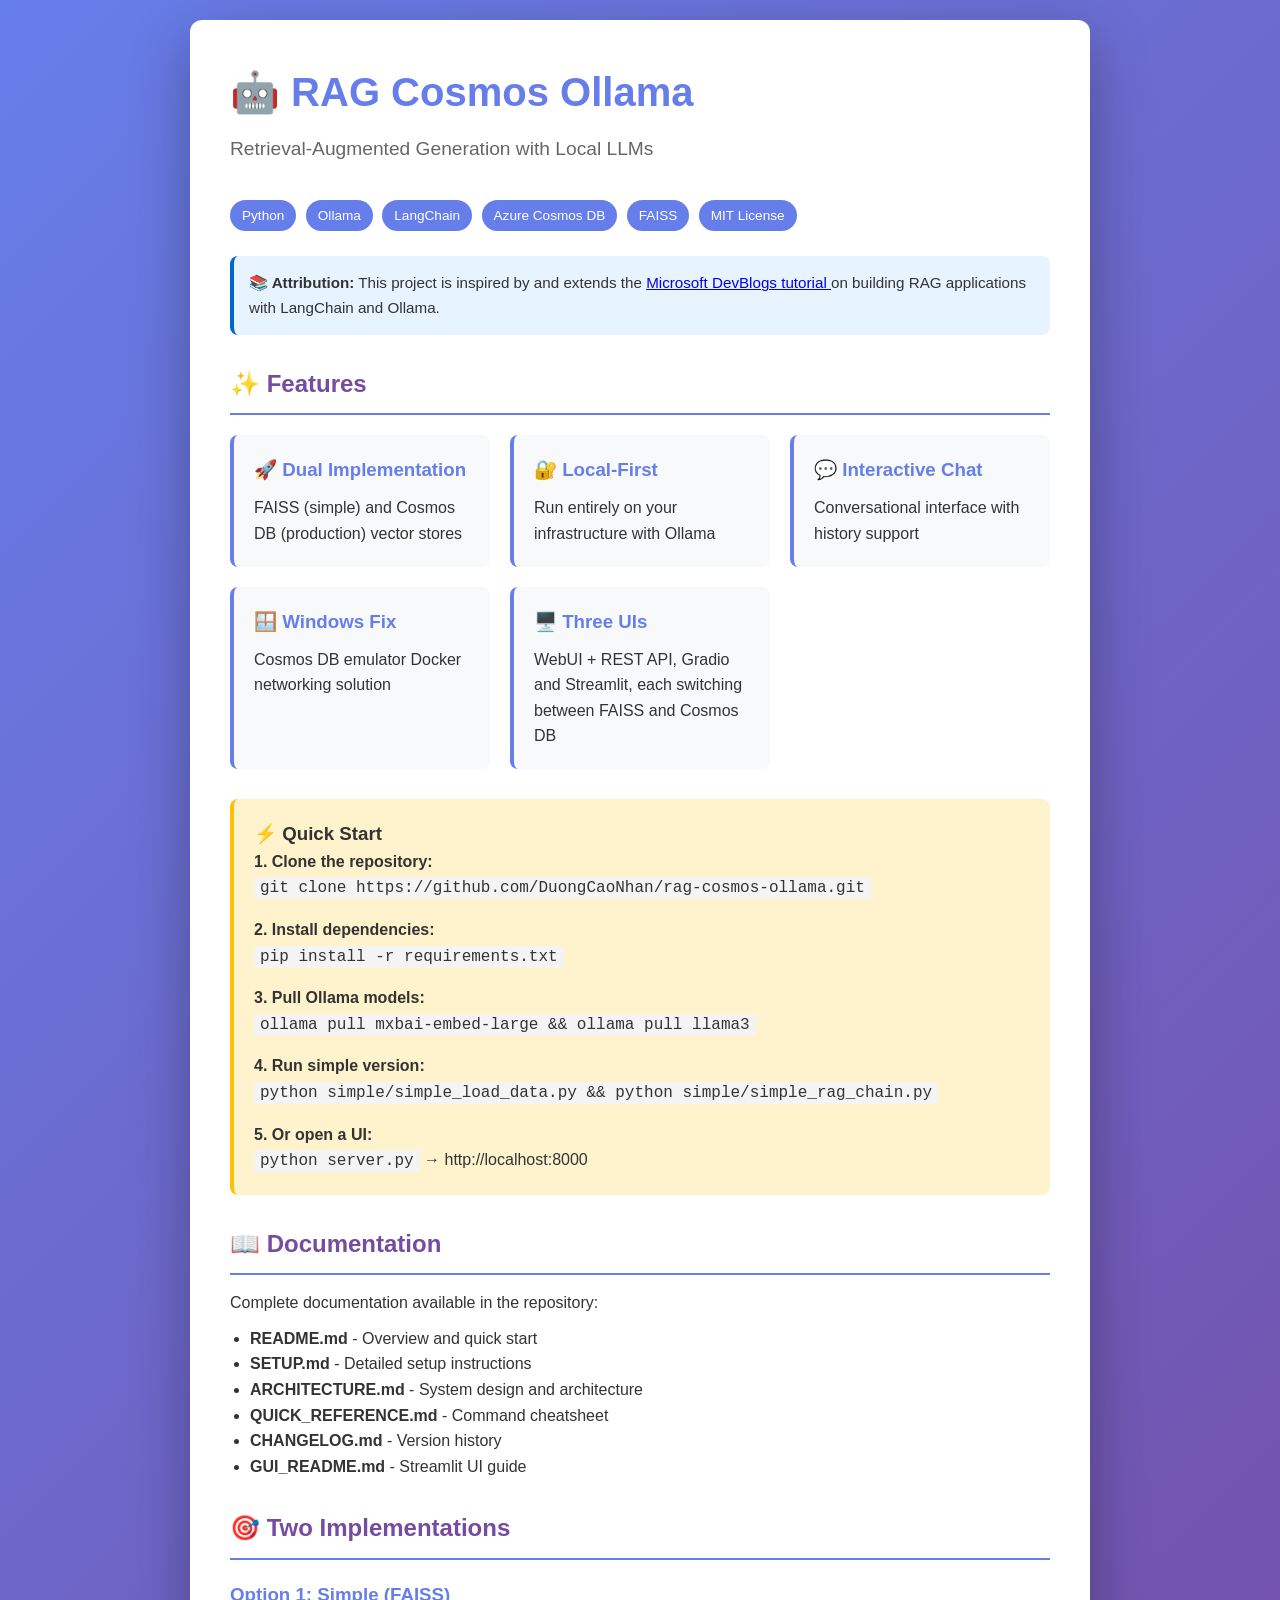
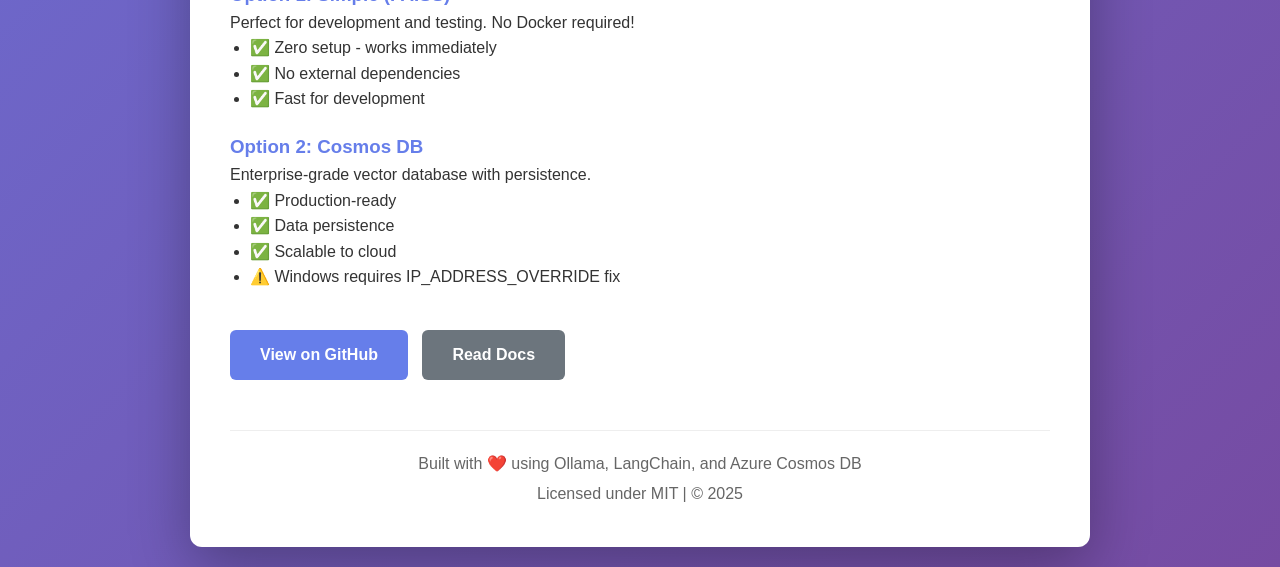
<file: docs/index.html>
<!DOCTYPE html>
<html lang="en">
<head>
    <meta charset="UTF-8">
    <meta name="viewport" content="width=device-width, initial-scale=1.0">
    <title>RAG Cosmos Ollama - Documentation</title>
    <style>
        * { margin: 0; padding: 0; box-sizing: border-box; }
        body {
            font-family: -apple-system, BlinkMacSystemFont, 'Segoe UI', Roboto, Oxygen, Ubuntu, Cantarell, sans-serif;
            line-height: 1.6;
            color: #333;
            background: linear-gradient(135deg, #667eea 0%, #764ba2 100%);
            min-height: 100vh;
            padding: 20px;
        }
        .container {
            max-width: 900px;
            margin: 0 auto;
            background: white;
            border-radius: 12px;
            padding: 40px;
            box-shadow: 0 20px 60px rgba(0,0,0,0.3);
        }
        h1 {
            color: #667eea;
            margin-bottom: 10px;
            font-size: 2.5em;
        }
        .subtitle {
            color: #666;
            font-size: 1.2em;
            margin-bottom: 30px;
        }
        .badge {
            display: inline-block;
            background: #667eea;
            color: white;
            padding: 5px 12px;
            border-radius: 20px;
            font-size: 0.85em;
            margin: 5px 5px 5px 0;
        }
        .section {
            margin: 30px 0;
        }
        .section h2 {
            color: #764ba2;
            margin-bottom: 15px;
            border-bottom: 2px solid #667eea;
            padding-bottom: 10px;
        }
        .feature-grid {
            display: grid;
            grid-template-columns: repeat(auto-fit, minmax(250px, 1fr));
            gap: 20px;
            margin: 20px 0;
        }
        .feature-card {
            background: #f8f9fa;
            padding: 20px;
            border-radius: 8px;
            border-left: 4px solid #667eea;
        }
        .feature-card h3 {
            color: #667eea;
            margin-bottom: 10px;
        }
        .btn {
            display: inline-block;
            background: #667eea;
            color: white;
            padding: 12px 30px;
            border-radius: 6px;
            text-decoration: none;
            font-weight: 600;
            margin: 10px 10px 10px 0;
            transition: all 0.3s;
        }
        .btn:hover {
            background: #764ba2;
            transform: translateY(-2px);
            box-shadow: 0 5px 15px rgba(102, 126, 234, 0.4);
        }
        .btn-secondary {
            background: #6c757d;
        }
        .btn-secondary:hover {
            background: #5a6268;
        }
        code {
            background: #f4f4f4;
            padding: 2px 6px;
            border-radius: 3px;
            font-family: 'Courier New', monospace;
        }
        .quick-start {
            background: #fff3cd;
            border-left: 4px solid #ffc107;
            padding: 20px;
            border-radius: 8px;
            margin: 20px 0;
        }
        .attribution {
            background: #e7f3ff;
            border-left: 4px solid #0066cc;
            padding: 15px;
            border-radius: 8px;
            margin: 20px 0;
            font-size: 0.95em;
        }
        footer {
            text-align: center;
            margin-top: 40px;
            padding-top: 20px;
            border-top: 1px solid #eee;
            color: #666;
        }
    </style>
</head>
<body>
    <div class="container">
        <h1>🤖 RAG Cosmos Ollama</h1>
        <p class="subtitle">Retrieval-Augmented Generation with Local LLMs</p>
        
        <div>
            <span class="badge">Python</span>
            <span class="badge">Ollama</span>
            <span class="badge">LangChain</span>
            <span class="badge">Azure Cosmos DB</span>
            <span class="badge">FAISS</span>
            <span class="badge">MIT License</span>
        </div>

        <div class="attribution">
            <strong>📚 Attribution:</strong> This project is inspired by and extends the 
            <a href="https://devblogs.microsoft.com/cosmosdb/build-a-rag-application-with-langchain-and-local-llms-powered-by-ollama/" target="_blank">
                Microsoft DevBlogs tutorial
            </a> on building RAG applications with LangChain and Ollama.
        </div>

        <div class="section">
            <h2>✨ Features</h2>
            <div class="feature-grid">
                <div class="feature-card">
                    <h3>🚀 Dual Implementation</h3>
                    <p>FAISS (simple) and Cosmos DB (production) vector stores</p>
                </div>
                <div class="feature-card">
                    <h3>🔐 Local-First</h3>
                    <p>Run entirely on your infrastructure with Ollama</p>
                </div>
                <div class="feature-card">
                    <h3>💬 Interactive Chat</h3>
                    <p>Conversational interface with history support</p>
                </div>
                <div class="feature-card">
                    <h3>🪟 Windows Fix</h3>
                    <p>Cosmos DB emulator Docker networking solution</p>
                </div>
                <div class="feature-card">
                    <h3>🖥️ Three UIs</h3>
                    <p>WebUI + REST API, Gradio and Streamlit, each switching between FAISS and Cosmos DB</p>
                </div>
            </div>
        </div>

        <div class="quick-start">
            <h3>⚡ Quick Start</h3>
            <p><strong>1. Clone the repository:</strong></p>
            <code>git clone https://github.com/DuongCaoNhan/rag-cosmos-ollama.git</code>
            
            <p style="margin-top: 15px;"><strong>2. Install dependencies:</strong></p>
            <code>pip install -r requirements.txt</code>
            
            <p style="margin-top: 15px;"><strong>3. Pull Ollama models:</strong></p>
            <code>ollama pull mxbai-embed-large && ollama pull llama3</code>
            
            <p style="margin-top: 15px;"><strong>4. Run simple version:</strong></p>
            <code>python simple/simple_load_data.py && python simple/simple_rag_chain.py</code>

            <p style="margin-top: 15px;"><strong>5. Or open a UI:</strong></p>
            <code>python server.py</code> → http://localhost:8000
        </div>

        <div class="section">
            <h2>📖 Documentation</h2>
            <p>Complete documentation available in the repository:</p>
            <ul style="margin-left: 20px; margin-top: 10px;">
                <li><strong>README.md</strong> - Overview and quick start</li>
                <li><strong>SETUP.md</strong> - Detailed setup instructions</li>
                <li><strong>ARCHITECTURE.md</strong> - System design and architecture</li>
                <li><strong>QUICK_REFERENCE.md</strong> - Command cheatsheet</li>
                <li><strong>CHANGELOG.md</strong> - Version history</li>
                <li><strong>GUI_README.md</strong> - Streamlit UI guide</li>
            </ul>
        </div>

        <div class="section">
            <h2>🎯 Two Implementations</h2>
            
            <h3 style="color: #667eea; margin-top: 20px;">Option 1: Simple (FAISS)</h3>
            <p>Perfect for development and testing. No Docker required!</p>
            <ul style="margin-left: 20px;">
                <li>✅ Zero setup - works immediately</li>
                <li>✅ No external dependencies</li>
                <li>✅ Fast for development</li>
            </ul>
            
            <h3 style="color: #667eea; margin-top: 20px;">Option 2: Cosmos DB</h3>
            <p>Enterprise-grade vector database with persistence.</p>
            <ul style="margin-left: 20px;">
                <li>✅ Production-ready</li>
                <li>✅ Data persistence</li>
                <li>✅ Scalable to cloud</li>
                <li>⚠️ Windows requires IP_ADDRESS_OVERRIDE fix</li>
            </ul>
        </div>

        <div class="section">
            <a href="https://github.com/DuongCaoNhan/rag-cosmos-ollama" class="btn">View on GitHub</a>
            <a href="https://github.com/DuongCaoNhan/rag-cosmos-ollama/blob/main/README.md" class="btn btn-secondary">Read Docs</a>
        </div>

        <footer>
            <p>Built with ❤️ using Ollama, LangChain, and Azure Cosmos DB</p>
            <p style="margin-top: 5px;">Licensed under MIT | © 2025</p>
        </footer>
    </div>
</body>
</html>
</file>
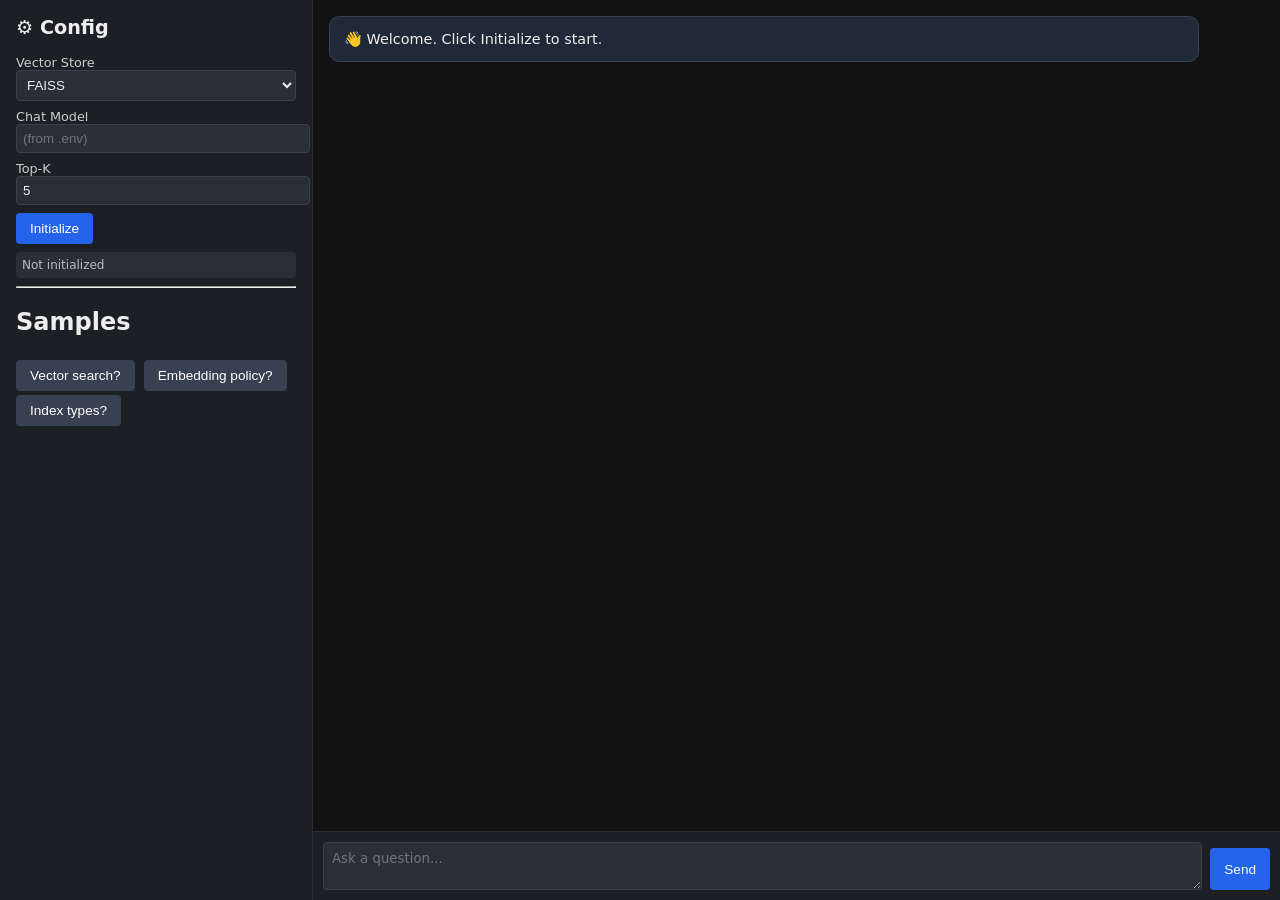
<file: webui/index.html>
<!DOCTYPE html>
<html lang="en">
<head>
  <meta charset="UTF-8" />
  <title>RAG Cosmos Ollama WebUI</title>
  <link rel="stylesheet" href="style.css" />
</head>
<body>
  <div id="app">
    <aside class="sidebar">
      <h1>⚙️ Config</h1>
      <label>Vector Store
        <select id="vectorStore">
          <option>FAISS</option>
          <option>Cosmos DB</option>
        </select>
      </label>
      <label>Chat Model
        <input id="chatModel" value="" placeholder="(from .env)" />
      </label>
      <label>Top-K
        <input id="topK" type="number" value="5" min="1" max="10" />
      </label>
      <button id="initBtn">Initialize</button>
      <div id="status" class="status">Not initialized</div>
      <hr/>
      <h2>Samples</h2>
      <div class="samples">
        <button class="sample" data-q="What is vector search in Cosmos DB?">Vector search?</button>
        <button class="sample" data-q="Show me an example of a vector embedding policy">Embedding policy?</button>
        <button class="sample" data-q="What are the different vector index types available?">Index types?</button>
      </div>
    </aside>
    <main class="chat-pane">
      <div id="messages" class="messages"></div>
      <div class="input-row">
        <textarea id="input" rows="2" placeholder="Ask a question..."></textarea>
        <button id="sendBtn">Send</button>
      </div>
    </main>
  </div>
  <script src="app.js"></script>
</body>
</html>
</file>
<file: webui/style.css>
body {margin:0;font-family:system-ui, Arial, sans-serif;background:#111;color:#eee;}
#app {display:flex;height:100vh;}
.sidebar {width:280px;background:#1c1f24;padding:16px;overflow-y:auto;border-right:1px solid #2a2f36;}
.sidebar h1 {font-size:1.2rem;margin-top:0;}
label {display:block;font-size:.8rem;margin:8px 0;color:#ccc;}
label input, label select {width:100%;padding:6px;background:#2a2f36;color:#eee;border:1px solid #3a414b;border-radius:4px;}
button {cursor:pointer;background:#2563eb;color:#fff;border:none;padding:8px 14px;border-radius:4px;font-size:.85rem;}
button.sample {background:#374151;margin:4px 4px 0 0;}
button.sample:hover {background:#4b5563;}
button:hover {background:#1d4ed8;}
.status {margin-top:8px;font-size:.75rem;padding:6px;border-radius:4px;background:#2a2f36;color:#bbb;}
.chat-pane {flex:1;display:flex;flex-direction:column;}
.messages {flex:1;overflow-y:auto;padding:16px;}
.msg {max-width:840px;margin:0 0 14px;padding:12px 14px;border-radius:10px;line-height:1.4;font-size:.9rem;white-space:pre-wrap;}
.user {background:#1e3a8a;border:1px solid #1d4ed8;}
.assistant {background:#1f2937;border:1px solid #374151;}
.sources {margin-top:8px;padding:8px;background:#111;border:1px solid #333;border-radius:6px;font-size:.7rem;}
.source-item {margin-bottom:6px;border-bottom:1px dashed #333;padding-bottom:6px;}
.source-item:last-child {border-bottom:none;}
.input-row {display:flex;border-top:1px solid #2a2f36;padding:10px;background:#1c1f24;gap:8px;}
#input {flex:1;resize:vertical;background:#2a2f36;color:#eee;border:1px solid #3a414b;border-radius:4px;padding:8px;font-family:inherit;}
#sendBtn {align-self:flex-end;height:42px;}
.meta {color:#888;font-size:.65rem;margin-top:4px;}
</file>
